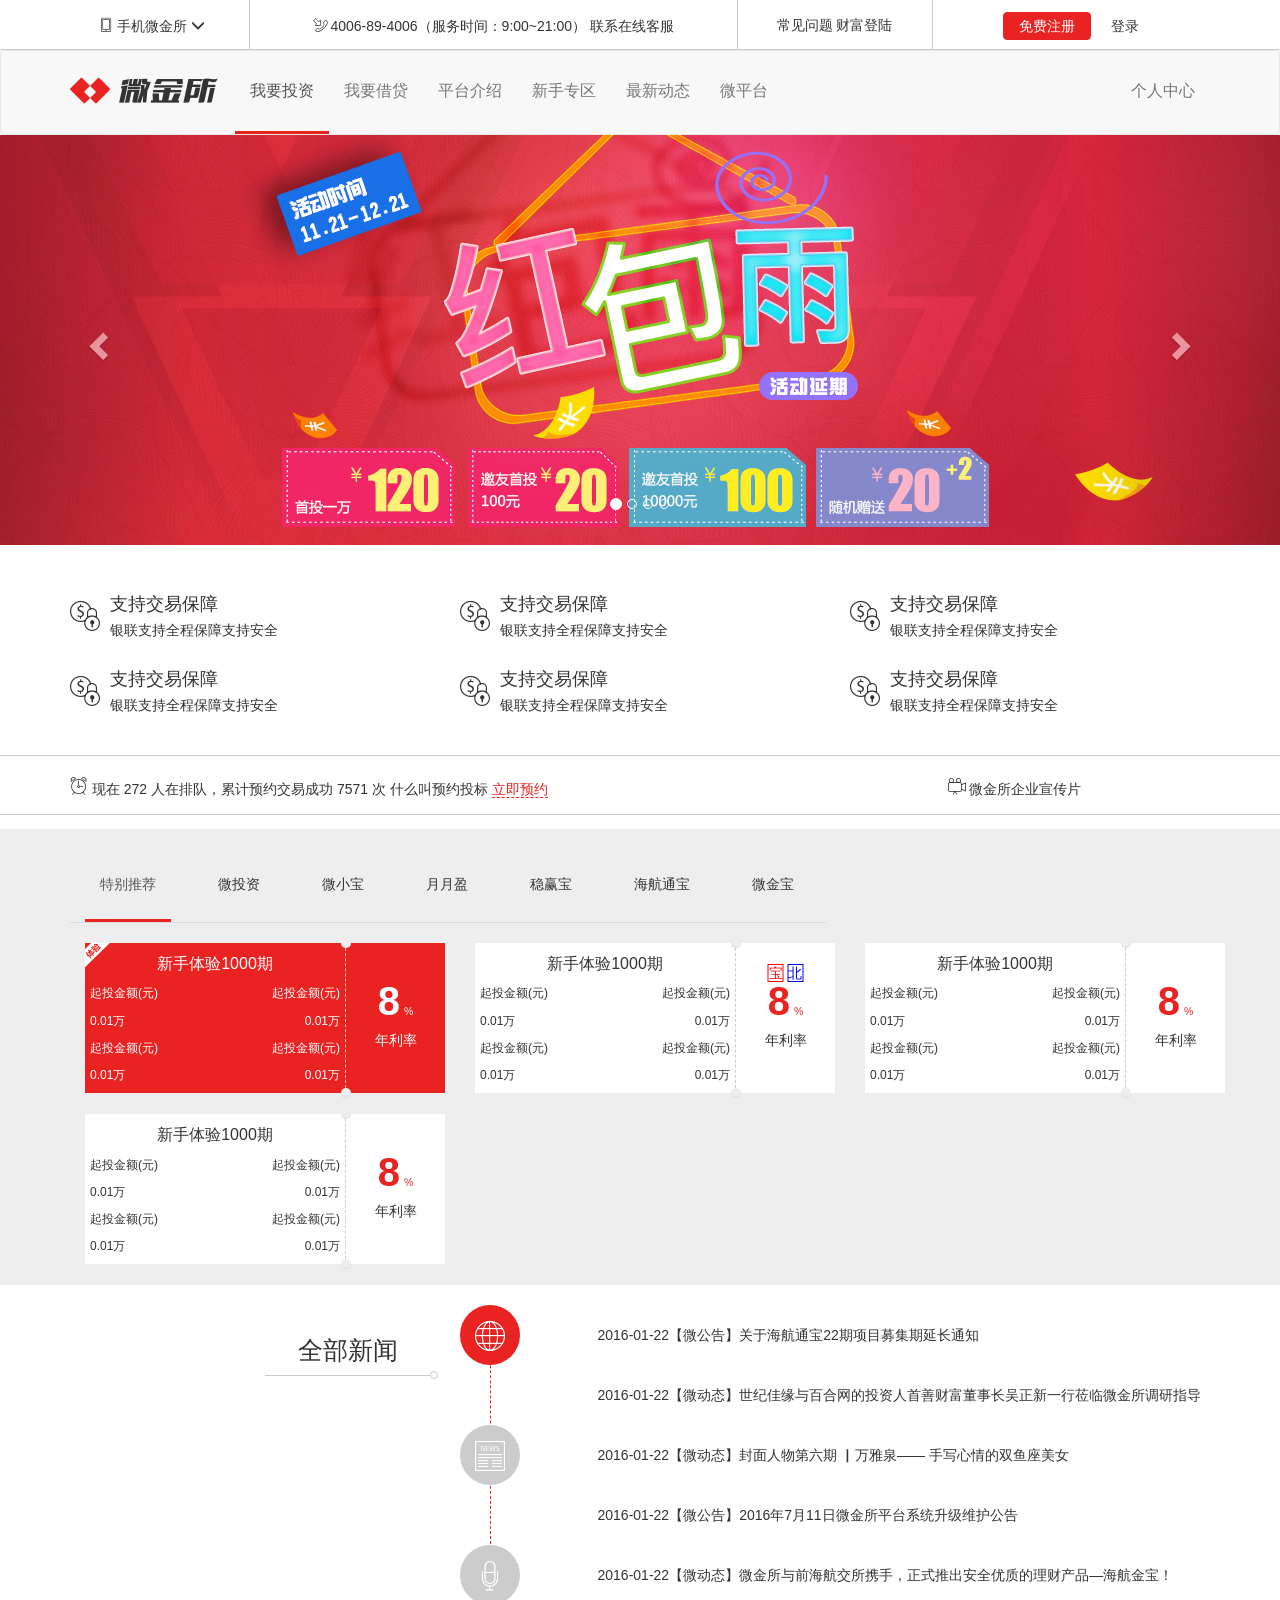
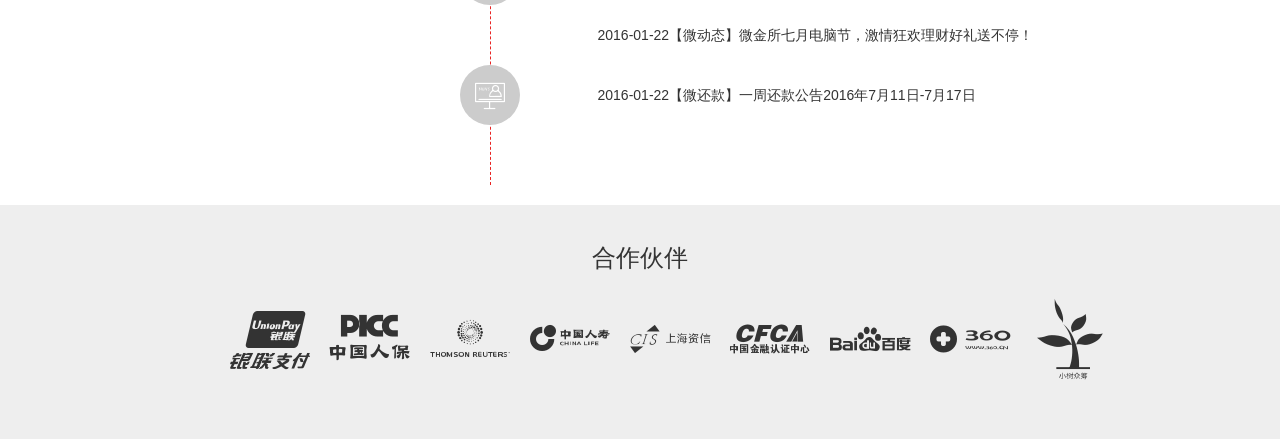
<file: bootstrap/index.html>
<!DOCTYPE html>
<html lang="zh-CN">

<head>
    <meta charset="utf-8">
    <meta http-equiv="X-UA-Compatible" content="IE=edge">
    <meta name="viewport" content="width=device-width, initial-scale=1">
    <title>微金所</title>
    <link href="../lib/bootstrap/css/bootstrap.min.css" rel="stylesheet">
    <link rel="stylesheet" href="css/base.css">
    <link rel="stylesheet" href="css/wjs_index.css">
    <script src="../lib/html5shiv/html5shiv.min.js"></script>
    <script src="../lib/respond/respond.min.js"></script>

</head>

<body>
    <!--头部-->
    <header class="wjs_header hidden-xs hidden-sm">
        <div class="container">
            <div class="row">
                <div class="col-md-2">
                    <a href="javascript:;" class="wjs_code">
                        <span class="wjs_icon wjs_icon_phone"></span>
                        <span>手机微金所</span>
                        <span class="glyphicon glyphicon-menu-down"></span>
                        <img src="images/code.jpg" alt="">
                    </a>
                </div>
                <div class="col-md-5">
                    <span class="wjs_icon wjs_icon_tel"></span>
                    <a href="javascript:;">4006-89-4006（服务时间：9:00~21:00） 联系在线客服</a>
                </div>
                <span></span>
                <div class="col-md-2">
                    <a href="javascript:;">常见问题</a>
                    <a href="javascript:;">财富登陆</a>
                </div>
                <div class="col-md-3">
                    <button type="button" class="btn btn-danger">免费注册</button>
                    <button type="button" class="btn btn-link">登录</button>
                </div>
            </div>
        </div>
    </header>
    <!--导航栏-->
    <nav class="navbar navbar-default wjs_nav">
        <div class="container">
            <!-- Brand and toggle get grouped for better mobile display -->
            <div class="navbar-header">
                <button type="button" class="navbar-toggle collapsed" data-toggle="collapse"
                    data-target="#bs-example-navbar-collapse-1" aria-expanded="false">
                    <span class="sr-only">Toggle navigation</span>
                    <span class="icon-bar"></span>
                    <span class="icon-bar"></span>
                    <span class="icon-bar"></span>
                </button>
                <a class="navbar-brand" href="#">
                    <span class="wjs_icon wjs_icon_logo"></span>
                    <span class="wjs_icon wjs_icon_text"></span>
                </a>
            </div>
            <!-- Collect the nav links, forms, and other content for toggling -->
            <div class="collapse navbar-collapse" id="bs-example-navbar-collapse-1">
                <ul class="nav navbar-nav hidden-sm">
                    <li class="active"><a href="#">我要投资<span class="sr-only">(current)</span></a></li>
                    <li><a href="#">我要借贷</a></li>
                    <li><a href="#">平台介绍</a></li>
                    <li><a href="#">新手专区</a></li>
                    <li><a href="#">最新动态</a></li>
                    <li><a href="#">微平台</a></li>
                </ul>
                <ul class="nav navbar-nav navbar-right">
                    <li><a href="#">个人中心</a></li>
                </ul>
            </div><!-- /.navbar-collapse -->
        </div><!-- /.container-fluid -->
    </nav>
    <!--轮播图-->
    <div class="wjs_banner">
        <div id="carousel-example-generic" class="carousel slide" data-ride="carousel">
            <!-- Indicators -->
            <ol class="carousel-indicators">
                <li data-target="#carousel-example-generic" data-slide-to="0" class="active"></li>
                <li data-target="#carousel-example-generic" data-slide-to="1"></li>
                <li data-target="#carousel-example-generic" data-slide-to="2"></li>
                <li data-target="#carousel-example-generic" data-slide-to="3"></li>
            </ol>

            <!-- Wrapper for slides -->
            <div class="carousel-inner" role="listbox">
                <div class="item active" data-large-image="images/slide_01_2000x410.jpg"
                    data-small-image="images/slide_01_640x340.jpg">
                    <!-- 移动端-->
                    <!--             <a href="javascript:;" class="mobileImg">-->
                    <!--                 <img src="images/slide_01_640x340.jpg" alt="...">-->
                    <!--             </a>-->
                    <!-- pc端-->
                    <!-- <a href="javascript:;" class="pcImg" style="background: url('images/slide_01_2000x410.jpg')"></a>-->
                </div>
                <div class="item" data-large-image="images/slide_02_2000x410.jpg"
                    data-small-image="images/slide_02_640x340.jpg">
                </div>
                <div class="item" data-large-image="images/slide_03_2000x410.jpg"
                    data-small-image="images/slide_03_640x340.jpg">
                </div>
                <div class="item" data-large-image="images/slide_04_2000x410.jpg"
                    data-small-image="images/slide_04_640x340.jpg">
                </div>
            </div>

            <!-- Controls -->
            <a class="left carousel-control" href="#carousel-example-generic" role="button" data-slide="prev">
                <span class="glyphicon glyphicon-chevron-left" aria-hidden="true"></span>
                <span class="sr-only">Previous</span>
            </a>
            <a class="right carousel-control" href="#carousel-example-generic" role="button" data-slide="next">
                <span class="glyphicon glyphicon-chevron-right" aria-hidden="true"></span>
                <span class="sr-only">Next</span>
            </a>
        </div>
    </div>
    <!--信息块-->
    <div class="wjs_info hidden-xs">
        <div class="container">
            <div class="row">
                <div class="col-sm-6 col-md-4">
                    <a href="javascript:;">
                        <div class="media">
                            <span class="media-left wjs_icon wjs_icon_E900"></span>
                            <div class="media-body">
                                <h4 class="media-heading">支持交易保障</h4>
                                <p>银联支持全程保障支持安全</p>
                            </div>
                        </div>
                    </a>
                </div>
                <div class="col-sm-6 col-md-4">
                    <a href="javascript:;">
                        <div class="media">
                            <span class="media-left wjs_icon wjs_icon_E900"></span>
                            <div class="media-body">
                                <h4 class="media-heading">支持交易保障</h4>
                                <p>银联支持全程保障支持安全</p>
                            </div>
                        </div>
                    </a>
                </div>
                <div class="col-sm-6 col-md-4">
                    <a href="javascript:;">
                        <div class="media">
                            <span class="media-left wjs_icon wjs_icon_E900"></span>
                            <div class="media-body">
                                <h4 class="media-heading">支持交易保障</h4>
                                <p>银联支持全程保障支持安全</p>
                            </div>
                        </div>
                    </a>
                </div>
                <div class="col-sm-6 col-md-4">
                    <a href="javascript:;">
                        <div class="media">
                            <span class="media-left wjs_icon wjs_icon_E900"></span>
                            <div class="media-body">
                                <h4 class="media-heading">支持交易保障</h4>
                                <p>银联支持全程保障支持安全</p>
                            </div>
                        </div>
                    </a>
                </div>
                <div class="col-sm-6 col-md-4">
                    <a href="javascript:;">
                        <div class="media">
                            <span class="media-left wjs_icon wjs_icon_E900"></span>
                            <div class="media-body">
                                <h4 class="media-heading">支持交易保障</h4>
                                <p>银联支持全程保障支持安全</p>
                            </div>
                        </div>
                    </a>
                </div>
                <div class="col-sm-6 col-md-4">
                    <a href="javascript:;">
                        <div class="media">
                            <span class="media-left wjs_icon wjs_icon_E900"></span>
                            <div class="media-body">
                                <h4 class="media-heading">支持交易保障</h4>
                                <p>银联支持全程保障支持安全</p>
                            </div>
                        </div>
                    </a>
                </div>
            </div>
        </div>
    </div>
    <!--预约块-->
    <div class="wjs_reverse hidden-xs">
        <div class="container">
            <div class="row">
                <div class="col-sm-9">
                    <span class="wjs_icon wjs_icon_E906"></span>
                    <p>现在 272 人在排队，累计预约交易成功 7571 次</p>
                    <a href="javascript:;">什么叫预约投标</a>
                    <a href="javascript:;" class="reverse_now">立即预约</a>
                </div>
                <div class="col-sm-3">
                    <span class="wjs_icon wjs_icon_E905"></span>
                    <a href="javascript:;">微金所企业宣传片</a>
                </div>
            </div>
        </div>
    </div>
    <!--产品块-->
    <div class="wjs_product">
        <div class="container">
            <div class="tabs_parent">
                <ul class="nav nav-tabs" role="tablist">
                    <li role="presentation" class="active"><a href="#p1" aria-controls="home" role="tab"
                            data-toggle="tab">特别推荐</a></li>
                    <li role="presentation"><a href="#p2" aria-controls="profile" role="tab" data-toggle="tab">微投资</a>
                    </li>
                    <li role="presentation"><a href="#p3" aria-controls="messages" role="tab" data-toggle="tab">微小宝</a>
                    </li>
                    <li role="presentation"><a href="#p4" aria-controls="settings" role="tab" data-toggle="tab">月月盈</a>
                    </li>
                    <li role="presentation"><a href="#p5" aria-controls="settings" role="tab" data-toggle="tab">稳赢宝</a>
                    </li>
                    <li role="presentation"><a href="#p6" aria-controls="settings" role="tab" data-toggle="tab">海航通宝</a>
                    </li>
                    <li role="presentation"><a href="#p7" aria-controls="settings" role="tab" data-toggle="tab">微金宝</a>
                    </li>
                </ul>
            </div>
            <div class="tab-content">
                <div role="tabpanel" class="tab-pane active" id="p1">
                    <div class="container">
                        <div class="row ">
                            <div class="col-xs-12 col-sm-6 col-md-4">
                                <div class="wjs_pBox active">
                                    <div class="wjs_pLeft">
                                        <p>新手体验1000期</p>
                                        <div class="row">
                                            <div class="col-xs-6">
                                                <p>起投金额(元)</p>
                                                <p>0.01万</p>
                                            </div>
                                            <div class="col-xs-6">
                                                <p>起投金额(元)</p>
                                                <p>0.01万</p>
                                            </div>
                                            <div class="col-xs-6">
                                                <p>起投金额(元)</p>
                                                <p>0.01万</p>
                                            </div>
                                            <div class="col-xs-6">
                                                <p>起投金额(元)</p>
                                                <p>0.01万</p>
                                            </div>
                                        </div>
                                    </div>
                                    <div class="wjs_pRight">
                                        <b>8</b>
                                        <sub>%</sub>
                                        <p>年利率</p>
                                    </div>
                                </div>
                            </div>
                            <div class="col-xs-12 col-sm-6 col-md-4">
                                <div class="wjs_pBox ">
                                    <div class="wjs_pLeft">
                                        <p>新手体验1000期</p>
                                        <div class="row">
                                            <div class="col-xs-6">
                                                <p>起投金额(元)</p>
                                                <p>0.01万</p>
                                            </div>
                                            <div class="col-xs-6">
                                                <p>起投金额(元)</p>
                                                <p>0.01万</p>
                                            </div>
                                            <div class="col-xs-6">
                                                <p>起投金额(元)</p>
                                                <p>0.01万</p>
                                            </div>
                                            <div class="col-xs-6">
                                                <p>起投金额(元)</p>
                                                <p>0.01万</p>
                                            </div>
                                        </div>
                                    </div>
                                    <div class="wjs_pRight">
                                        <div class="wjs_tip">
                                            <span data-toggle="tooltip" data-placement="top" title="微金宝">宝</span>
                                            <span data-toggle="tooltip" data-placement="top" title="北京市">北</span>
                                        </div>

                                        <b>8</b>
                                        <sub>%</sub>
                                        <p>年利率</p>
                                    </div>
                                </div>
                            </div>
                            <div class="col-xs-12 col-sm-6 col-md-4">
                                <div class="wjs_pBox">
                                    <div class="wjs_pLeft">
                                        <p>新手体验1000期</p>
                                        <div class="row">
                                            <div class="col-xs-6">
                                                <p>起投金额(元)</p>
                                                <p>0.01万</p>
                                            </div>
                                            <div class="col-xs-6">
                                                <p>起投金额(元)</p>
                                                <p>0.01万</p>
                                            </div>
                                            <div class="col-xs-6">
                                                <p>起投金额(元)</p>
                                                <p>0.01万</p>
                                            </div>
                                            <div class="col-xs-6">
                                                <p>起投金额(元)</p>
                                                <p>0.01万</p>
                                            </div>
                                        </div>
                                    </div>
                                    <div class="wjs_pRight">
                                        <b>8</b>
                                        <sub>%</sub>
                                        <p>年利率</p>
                                    </div>
                                </div>
                            </div>
                            <div class="col-xs-12 col-sm-6 col-md-4">
                                <div class="wjs_pBox">
                                    <div class="wjs_pLeft">
                                        <p>新手体验1000期</p>
                                        <div class="row">
                                            <div class="col-xs-6">
                                                <p>起投金额(元)</p>
                                                <p>0.01万</p>
                                            </div>
                                            <div class="col-xs-6">
                                                <p>起投金额(元)</p>
                                                <p>0.01万</p>
                                            </div>
                                            <div class="col-xs-6">
                                                <p>起投金额(元)</p>
                                                <p>0.01万</p>
                                            </div>
                                            <div class="col-xs-6">
                                                <p>起投金额(元)</p>
                                                <p>0.01万</p>
                                            </div>
                                        </div>
                                    </div>
                                    <div class="wjs_pRight">
                                        <b>8</b>
                                        <sub>%</sub>
                                        <p>年利率</p>
                                    </div>
                                </div>
                            </div>
                        </div>
                    </div>
                </div>
                <div role="tabpanel" class="tab-pane" id="p2">2</div>
                <div role="tabpanel" class="tab-pane" id="p3">3</div>
                <div role="tabpanel" class="tab-pane" id="p4">4</div>
                <div role="tabpanel" class="tab-pane" id="p5">5</div>
                <div role="tabpanel" class="tab-pane" id="p6">6</div>
                <div role="tabpanel" class="tab-pane" id="p7">7</div>
            </div>
        </div>
    </div>
    <!--新闻块-->
    <div class="wjs_news">
        <div class="container">
            <div class="row">
                <div class="col-md-2 col-md-offset-2">
                    <h3 class="wjs_nTitle">全部新闻</h3>
                </div>
                <div class="col-md-1">
                    <div class="wjs_newsLine hidden-xs hidden-sm"></div>
                    <ul class="nav nav-tabs" role="tablist">
                        <li role="presentation" class="active"><a href="#home" aria-controls="home" role="tab"
                                data-toggle="tab"><span class="wjs_icon wjs_icon_new01"></span></a></li>
                        <li role="presentation"><a href="#profile" aria-controls="profile" role="tab"
                                data-toggle="tab"><span class="wjs_icon wjs_icon_new02"></span></a></li>
                        <li role="presentation"><a href="#messages" aria-controls="messages" role="tab"
                                data-toggle="tab"><span class="wjs_icon wjs_icon_new03"></span></a></li>
                        <li role="presentation"><a href="#settings" aria-controls="settings" role="tab"
                                data-toggle="tab"><span class="wjs_icon wjs_icon_new04"></span></a></li>
                    </ul>
                </div>
                <div class="col-md-7">
                    <div class="tab-content">
                        <div role="tabpanel" class="tab-pane active" id="home">
                            <ul class="wjs_newslist">
                                <li>
                                    <a href="">
                                        <span class="hidden-xs">2016-01-22</span>【微公告】关于海航通宝22期项目募集期延长通知
                                    </a>
                                </li>
                                <li>
                                    <a href="">
                                        <span class="hidden-xs">2016-01-22</span>【微动态】世纪佳缘与百合网的投资人首善财富董事长吴正新一行莅临微金所调研指导
                                    </a>
                                </li>
                                <li>
                                    <a href="">
                                        <span class="hidden-xs">2016-01-22</span>【微动态】封面人物第六期 ▏万雅泉—— 手写心情的双鱼座美女
                                    </a>
                                </li>
                                <li>
                                    <a href="">
                                        <span class="hidden-xs">2016-01-22</span>【微公告】2016年7月11日微金所平台系统升级维护公告
                                    </a>
                                </li>
                                <li>
                                    <a href="">
                                        <span class="hidden-xs">2016-01-22</span>【微动态】微金所与前海航交所携手，正式推出安全优质的理财产品—海航金宝！
                                    </a>
                                </li>
                                <li>
                                    <a href="">
                                        <span class="hidden-xs">2016-01-22</span>【微动态】微金所七月电脑节，激情狂欢理财好礼送不停！
                                    </a>
                                </li>
                                <li>
                                    <a href="">
                                        <span class="hidden-xs">2016-01-22</span>【微还款】一周还款公告2016年7月11日-7月17日
                                    </a>
                                </li>
                            </ul>

                        </div>
                        <div role="tabpanel" class="tab-pane" id="profile">2</div>
                        <div role="tabpanel" class="tab-pane" id="messages">3</div>
                        <div role="tabpanel" class="tab-pane" id="settings">4</div>
                    </div>
                </div>
            </div>
        </div>
    </div>
    <!--合作伙伴-->
    <footer class="wjs_partner">
        <div class="container">
            <h3>合作伙伴</h3>
            <ul>
                <li>
                    <a href="javascript:;" class="wjs_icon wjs_icon_partner01"></a>
                </li>
                <li>
                    <a href="javascript:;" class="wjs_icon wjs_icon_partner02"></a>
                </li>
                <li>
                    <a href="javascript:;" class="wjs_icon wjs_icon_partner03"></a>
                </li>
                <li>
                    <a href="javascript:;" class="wjs_icon wjs_icon_partner04"></a>
                </li>
                <li>
                    <a href="javascript:;" class="wjs_icon wjs_icon_partner05"></a>
                </li>
                <li>
                    <a href="javascript:;" class="wjs_icon wjs_icon_partner06"></a>
                </li>
                <li>
                    <a href="javascript:;" class="wjs_icon wjs_icon_partner07"></a>
                </li>
                <li>
                    <a href="javascript:;" class="wjs_icon wjs_icon_partner08"></a>
                </li>
                <li>
                    <a href="javascript:;" class="wjs_icon wjs_icon_partner09"></a>
                </li>
            </ul>
        </div>
    </footer>

    <script src="../lib/jquery/jquery.min.js"></script>
    <script src="../lib/bootstrap/js/bootstrap.min.js"></script>
    <script src="js/iscroll.js"></script>
    <script src="js/index.js"></script>

</body>

</html>
</file>
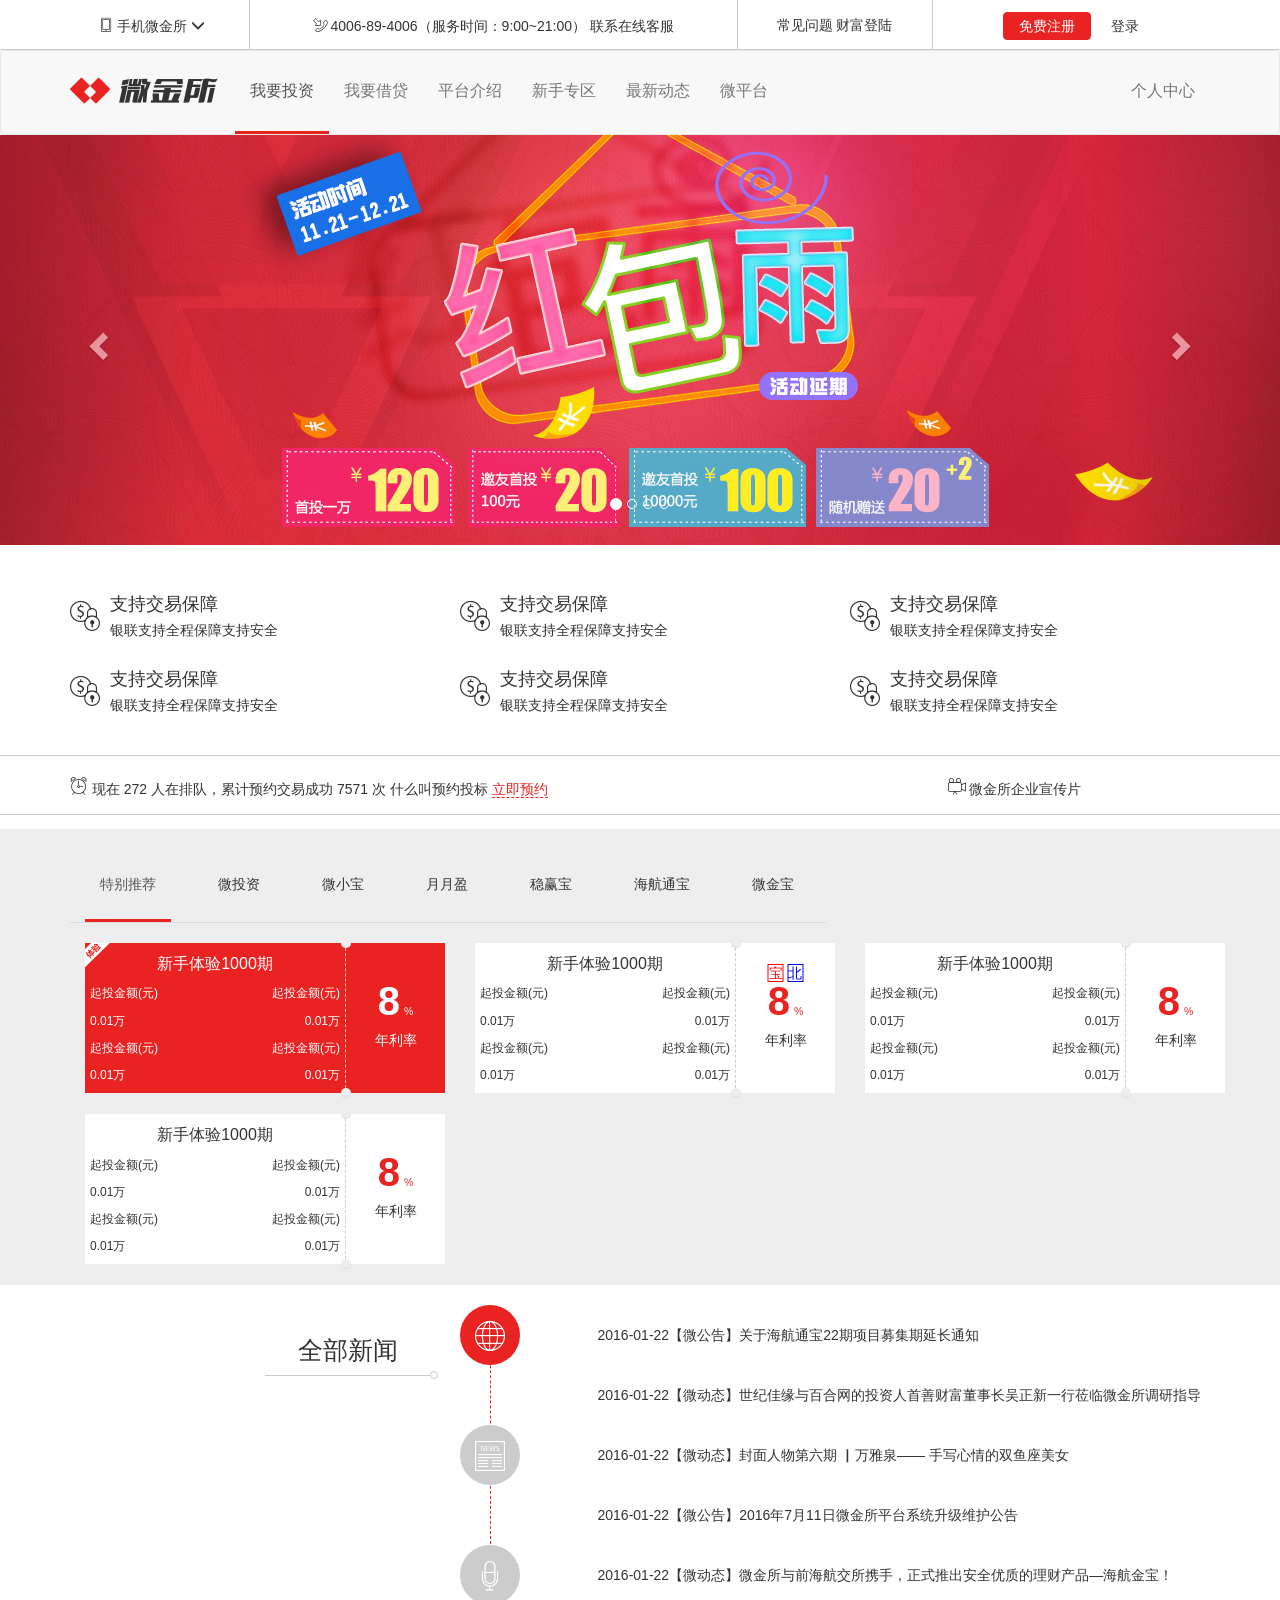
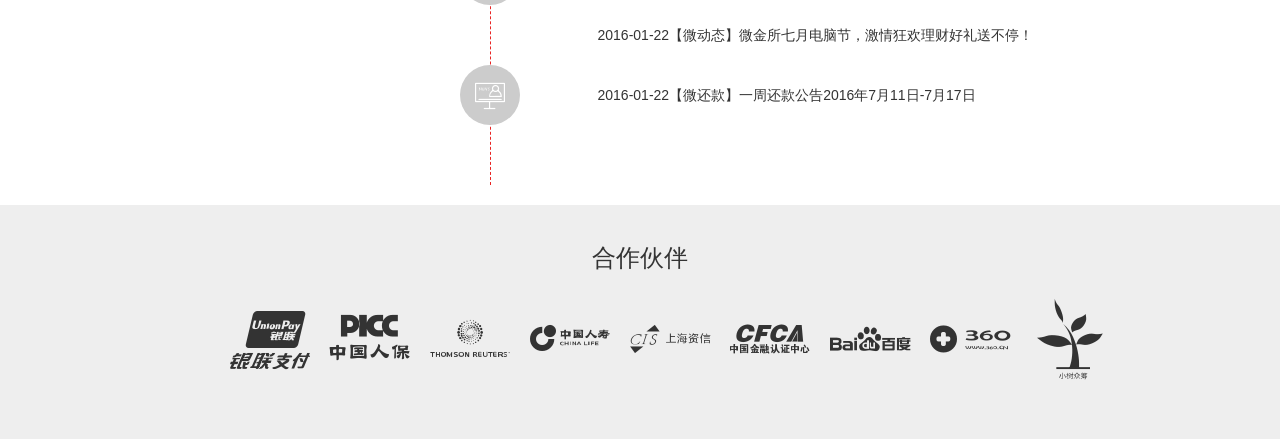
<file: 三屏合一/index.html>
<!DOCTYPE html>
<html lang="zh-CN">
<head>
    <meta charset="utf-8">
    <meta http-equiv="X-UA-Compatible" content="IE=edge">
    <meta name="viewport" content="width=device-width, initial-scale=1">
    <title>微金所</title>
    <link href="../lib/bootstrap/css/bootstrap.min.css" rel="stylesheet">
    <link rel="stylesheet" href="css/base.css">
    <link rel="stylesheet" href="css/wjs_index.css">
    <script src="../lib/html5shiv/html5shiv.min.js"></script>
    <script src="../lib/respond/respond.min.js"></script>

</head>
<body>
<!--头部-->
<header class="wjs_header hidden-xs hidden-sm">
     <div class="container">
         <div class="row">
             <div class="col-md-2">
                 <a href="javascript:;" class="wjs_code">
                     <span class="wjs_icon wjs_icon_phone"></span>
                     <span>手机微金所</span>
                     <span class="glyphicon glyphicon-menu-down"></span>
                     <img src="images/code.jpg" alt="">
                 </a>
             </div>
             <div class="col-md-5">
                 <span class="wjs_icon wjs_icon_tel"></span>
                 <a href="javascript:;">4006-89-4006（服务时间：9:00~21:00） 联系在线客服</a>
             </div>
             <span></span>
             <div class="col-md-2">
                 <a href="javascript:;">常见问题</a>
                 <a href="javascript:;">财富登陆</a>
             </div>
             <div class="col-md-3">
                 <button type="button" class="btn btn-danger">免费注册</button>
                 <button type="button" class="btn btn-link">登录</button>
             </div>
         </div>
     </div>
</header>
<!--导航栏-->
    <nav class="navbar navbar-default wjs_nav">
        <div class="container">
            <!-- Brand and toggle get grouped for better mobile display -->
            <div class="navbar-header">
                <button type="button" class="navbar-toggle collapsed" data-toggle="collapse" data-target="#bs-example-navbar-collapse-1" aria-expanded="false">
                    <span class="sr-only">Toggle navigation</span>
                    <span class="icon-bar"></span>
                    <span class="icon-bar"></span>
                    <span class="icon-bar"></span>
                </button>
                <a class="navbar-brand" href="#">
                    <span class="wjs_icon wjs_icon_logo"></span>
                    <span class="wjs_icon wjs_icon_text"></span>
                </a>
            </div>
            <!-- Collect the nav links, forms, and other content for toggling -->
            <div class="collapse navbar-collapse" id="bs-example-navbar-collapse-1">
                <ul class="nav navbar-nav hidden-sm">
                    <li class="active"><a href="#">我要投资<span class="sr-only">(current)</span></a></li>
                    <li><a href="#">我要借贷</a></li>
                    <li><a href="#">平台介绍</a></li>
                    <li><a href="#">新手专区</a></li>
                    <li><a href="#">最新动态</a></li>
                    <li><a href="#">微平台</a></li>
                </ul>
                <ul class="nav navbar-nav navbar-right">
                    <li><a href="#">个人中心</a></li>
                </ul>
            </div><!-- /.navbar-collapse -->
        </div><!-- /.container-fluid -->
    </nav>
<!--轮播图-->
<div class="wjs_banner">
    <div id="carousel-example-generic" class="carousel slide" data-ride="carousel">
        <!-- Indicators -->
        <ol class="carousel-indicators">
            <li data-target="#carousel-example-generic" data-slide-to="0" class="active"></li>
            <li data-target="#carousel-example-generic" data-slide-to="1"></li>
            <li data-target="#carousel-example-generic" data-slide-to="2"></li>
            <li data-target="#carousel-example-generic" data-slide-to="3"></li>
        </ol>

        <!-- Wrapper for slides -->
        <div class="carousel-inner" role="listbox">
            <div class="item active" data-large-image="images/slide_01_2000x410.jpg" data-small-image="images/slide_01_640x340.jpg">
            <!-- 移动端-->
<!--             <a href="javascript:;" class="mobileImg">-->
<!--                 <img src="images/slide_01_640x340.jpg" alt="...">-->
<!--             </a>-->
            <!-- pc端-->
            <!-- <a href="javascript:;" class="pcImg" style="background: url('images/slide_01_2000x410.jpg')"></a>-->
            </div>
            <div class="item" data-large-image="images/slide_02_2000x410.jpg" data-small-image="images/slide_02_640x340.jpg">
            </div>
            <div class="item" data-large-image="images/slide_03_2000x410.jpg" data-small-image="images/slide_03_640x340.jpg">
            </div>
            <div class="item" data-large-image="images/slide_04_2000x410.jpg" data-small-image="images/slide_04_640x340.jpg">
            </div>
        </div>

        <!-- Controls -->
        <a class="left carousel-control" href="#carousel-example-generic" role="button" data-slide="prev">
            <span class="glyphicon glyphicon-chevron-left" aria-hidden="true"></span>
            <span class="sr-only">Previous</span>
        </a>
        <a class="right carousel-control" href="#carousel-example-generic" role="button" data-slide="next">
            <span class="glyphicon glyphicon-chevron-right" aria-hidden="true"></span>
            <span class="sr-only">Next</span>
        </a>
    </div>
</div>
<!--信息块-->
<div class="wjs_info hidden-xs">
    <div class="container">
        <div class="row">
            <div class="col-sm-6 col-md-4">
                <a href="javascript:;">
                    <div class="media">
                        <span class="media-left wjs_icon wjs_icon_E900"></span>
                        <div class="media-body">
                            <h4 class="media-heading">支持交易保障</h4>
                            <p>银联支持全程保障支持安全</p>
                        </div>
                    </div>
                </a>
            </div>
            <div class="col-sm-6 col-md-4">
                <a href="javascript:;">
                    <div class="media">
                        <span class="media-left wjs_icon wjs_icon_E900"></span>
                        <div class="media-body">
                            <h4 class="media-heading">支持交易保障</h4>
                            <p>银联支持全程保障支持安全</p>
                        </div>
                    </div>
                </a>
            </div>
            <div class="col-sm-6 col-md-4">
                <a href="javascript:;">
                    <div class="media">
                        <span class="media-left wjs_icon wjs_icon_E900"></span>
                        <div class="media-body">
                            <h4 class="media-heading">支持交易保障</h4>
                            <p>银联支持全程保障支持安全</p>
                        </div>
                    </div>
                </a>
            </div>
            <div class="col-sm-6 col-md-4">
                <a href="javascript:;">
                    <div class="media">
                        <span class="media-left wjs_icon wjs_icon_E900"></span>
                        <div class="media-body">
                            <h4 class="media-heading">支持交易保障</h4>
                            <p>银联支持全程保障支持安全</p>
                        </div>
                    </div>
                </a>
            </div>
            <div class="col-sm-6 col-md-4">
                <a href="javascript:;">
                    <div class="media">
                        <span class="media-left wjs_icon wjs_icon_E900"></span>
                        <div class="media-body">
                            <h4 class="media-heading">支持交易保障</h4>
                            <p>银联支持全程保障支持安全</p>
                        </div>
                    </div>
                </a>
            </div>
            <div class="col-sm-6 col-md-4">
                <a href="javascript:;">
                    <div class="media">
                        <span class="media-left wjs_icon wjs_icon_E900"></span>
                        <div class="media-body">
                            <h4 class="media-heading">支持交易保障</h4>
                            <p>银联支持全程保障支持安全</p>
                        </div>
                    </div>
                </a>
            </div>
        </div>
    </div>
</div>
<!--预约块-->
<div class="wjs_reverse hidden-xs">
    <div class="container">
        <div class="row">
            <div class="col-sm-9">
                <span class="wjs_icon wjs_icon_E906"></span>
                <p>现在 272 人在排队，累计预约交易成功 7571 次</p>
                <a href="javascript:;">什么叫预约投标</a>
                <a href="javascript:;" class="reverse_now">立即预约</a>
            </div>
            <div class="col-sm-3">
                <span class="wjs_icon wjs_icon_E905"></span>
                <a href="javascript:;">微金所企业宣传片</a>
            </div>
        </div>
    </div>
</div>
<!--产品块-->
<div class="wjs_product">
    <div class="container">
        <div class="tabs_parent">
            <ul class="nav nav-tabs" role="tablist">
                <li role="presentation" class="active"><a href="#p1" aria-controls="home" role="tab" data-toggle="tab">特别推荐</a></li>
                <li role="presentation"><a href="#p2" aria-controls="profile" role="tab" data-toggle="tab">微投资</a></li>
                <li role="presentation"><a href="#p3" aria-controls="messages" role="tab" data-toggle="tab">微小宝</a></li>
                <li role="presentation"><a href="#p4" aria-controls="settings" role="tab" data-toggle="tab">月月盈</a></li>
                <li role="presentation"><a href="#p5" aria-controls="settings" role="tab" data-toggle="tab">稳赢宝</a></li>
                <li role="presentation"><a href="#p6" aria-controls="settings" role="tab" data-toggle="tab">海航通宝</a></li>
                <li role="presentation"><a href="#p7" aria-controls="settings" role="tab" data-toggle="tab">微金宝</a></li>
            </ul>
        </div>
        <div class="tab-content">
            <div role="tabpanel" class="tab-pane active" id="p1">
                <div class="container">
                    <div class="row ">
                        <div class="col-xs-12 col-sm-6 col-md-4">
                            <div class="wjs_pBox active">
                                <div class="wjs_pLeft">
                                    <p>新手体验1000期</p>
                                    <div class="row">
                                        <div class="col-xs-6">
                                            <p>起投金额(元)</p>
                                            <p>0.01万</p>
                                        </div>
                                        <div class="col-xs-6"><p>起投金额(元)</p>
                                            <p>0.01万</p></div>
                                        <div class="col-xs-6"><p>起投金额(元)</p>
                                            <p>0.01万</p></div>
                                        <div class="col-xs-6"><p>起投金额(元)</p>
                                            <p>0.01万</p></div>
                                    </div>
                                </div>
                                <div class="wjs_pRight">
                                    <b>8</b>
                                    <sub>%</sub>
                                    <p>年利率</p>
                                </div>
                            </div>
                        </div>
                        <div class="col-xs-12 col-sm-6 col-md-4">
                            <div class="wjs_pBox ">
                                <div class="wjs_pLeft">
                                    <p>新手体验1000期</p>
                                    <div class="row">
                                        <div class="col-xs-6">
                                            <p>起投金额(元)</p>
                                            <p>0.01万</p>
                                        </div>
                                        <div class="col-xs-6"><p>起投金额(元)</p>
                                            <p>0.01万</p></div>
                                        <div class="col-xs-6"><p>起投金额(元)</p>
                                            <p>0.01万</p></div>
                                        <div class="col-xs-6"><p>起投金额(元)</p>
                                            <p>0.01万</p></div>
                                    </div>
                                </div>
                                <div class="wjs_pRight">
                                    <div class="wjs_tip">
                                         <span data-toggle="tooltip" data-placement="top"
                                               title="微金宝">宝</span>
                                        <span data-toggle="tooltip" data-placement="top"
                                              title="北京市">北</span>
                                    </div>

                                    <b>8</b>
                                    <sub>%</sub>
                                    <p>年利率</p>
                                </div>
                            </div>
                        </div>
                        <div class="col-xs-12 col-sm-6 col-md-4">
                            <div class="wjs_pBox">
                                <div class="wjs_pLeft">
                                    <p>新手体验1000期</p>
                                    <div class="row">
                                        <div class="col-xs-6">
                                            <p>起投金额(元)</p>
                                            <p>0.01万</p>
                                        </div>
                                        <div class="col-xs-6"><p>起投金额(元)</p>
                                            <p>0.01万</p></div>
                                        <div class="col-xs-6"><p>起投金额(元)</p>
                                            <p>0.01万</p></div>
                                        <div class="col-xs-6"><p>起投金额(元)</p>
                                            <p>0.01万</p></div>
                                    </div>
                                </div>
                                <div class="wjs_pRight">
                                    <b>8</b>
                                    <sub>%</sub>
                                    <p>年利率</p>
                                </div>
                            </div>
                        </div>
                        <div class="col-xs-12 col-sm-6 col-md-4">
                            <div class="wjs_pBox">
                                <div class="wjs_pLeft">
                                    <p>新手体验1000期</p>
                                    <div class="row">
                                        <div class="col-xs-6">
                                            <p>起投金额(元)</p>
                                            <p>0.01万</p>
                                        </div>
                                        <div class="col-xs-6"><p>起投金额(元)</p>
                                            <p>0.01万</p></div>
                                        <div class="col-xs-6"><p>起投金额(元)</p>
                                            <p>0.01万</p></div>
                                        <div class="col-xs-6"><p>起投金额(元)</p>
                                            <p>0.01万</p></div>
                                    </div>
                                </div>
                                <div class="wjs_pRight">
                                    <b>8</b>
                                    <sub>%</sub>
                                    <p>年利率</p>
                                </div>
                            </div>
                        </div>
                    </div>
                </div>
            </div>
            <div role="tabpanel" class="tab-pane" id="p2">2</div>
            <div role="tabpanel" class="tab-pane" id="p3">3</div>
            <div role="tabpanel" class="tab-pane" id="p4">4</div>
            <div role="tabpanel" class="tab-pane" id="p5">5</div>
            <div role="tabpanel" class="tab-pane" id="p6">6</div>
            <div role="tabpanel" class="tab-pane" id="p7">7</div>
        </div>
    </div>
</div>
<!--新闻块-->
<div class="wjs_news">
    <div class="container">
        <div class="row">
            <div class="col-md-2 col-md-offset-2">
                <h3 class="wjs_nTitle">全部新闻</h3>
            </div>
            <div class="col-md-1">
                <div class="wjs_newsLine hidden-xs hidden-sm"></div>
                <ul class="nav nav-tabs" role="tablist">
                    <li role="presentation" class="active"><a href="#home" aria-controls="home" role="tab" data-toggle="tab"><span class="wjs_icon wjs_icon_new01"></span></a></li>
                    <li role="presentation"><a href="#profile" aria-controls="profile" role="tab" data-toggle="tab"><span class="wjs_icon wjs_icon_new02"></span></a></li>
                    <li role="presentation"><a href="#messages" aria-controls="messages" role="tab" data-toggle="tab"><span class="wjs_icon wjs_icon_new03"></span></a></li>
                    <li role="presentation"><a href="#settings" aria-controls="settings" role="tab" data-toggle="tab"><span class="wjs_icon wjs_icon_new04"></span></a></li>
                </ul>
            </div>
            <div class="col-md-7">
                <div class="tab-content">
                    <div role="tabpanel" class="tab-pane active" id="home">
                        <ul class="wjs_newslist">
                            <li>
                                <a href="">
                                    <span class="hidden-xs">2016-01-22</span>【微公告】关于海航通宝22期项目募集期延长通知
                                </a>
                            </li>
                            <li>
                                <a href="">
                                    <span class="hidden-xs">2016-01-22</span>【微动态】世纪佳缘与百合网的投资人首善财富董事长吴正新一行莅临微金所调研指导
                                </a>
                            </li>
                            <li>
                                <a href="">
                                    <span class="hidden-xs">2016-01-22</span>【微动态】封面人物第六期 ▏万雅泉—— 手写心情的双鱼座美女
                                </a>
                            </li>
                            <li>
                                <a href="">
                                    <span class="hidden-xs">2016-01-22</span>【微公告】2016年7月11日微金所平台系统升级维护公告
                                </a>
                            </li>
                            <li>
                                <a href="">
                                    <span class="hidden-xs">2016-01-22</span>【微动态】微金所与前海航交所携手，正式推出安全优质的理财产品—海航金宝！
                                </a>
                            </li>
                            <li>
                                <a href="">
                                    <span class="hidden-xs">2016-01-22</span>【微动态】微金所七月电脑节，激情狂欢理财好礼送不停！
                                </a>
                            </li>
                            <li>
                                <a href="">
                                    <span class="hidden-xs">2016-01-22</span>【微还款】一周还款公告2016年7月11日-7月17日
                                </a>
                            </li>
                        </ul>

                    </div>
                    <div role="tabpanel" class="tab-pane" id="profile">2</div>
                    <div role="tabpanel" class="tab-pane" id="messages">3</div>
                    <div role="tabpanel" class="tab-pane" id="settings">4</div>
                </div>
            </div>
        </div>
    </div>
</div>
<!--合作伙伴-->
<footer class="wjs_partner">
    <div class="container">
        <h3>合作伙伴</h3>
        <ul>
            <li>
                <a href="javascript:;" class="wjs_icon wjs_icon_partner01"></a>
            </li>
            <li>
                <a href="javascript:;" class="wjs_icon wjs_icon_partner02"></a>
            </li>
            <li>
                <a href="javascript:;" class="wjs_icon wjs_icon_partner03"></a>
            </li>
            <li>
                <a href="javascript:;" class="wjs_icon wjs_icon_partner04"></a>
            </li>
            <li>
                <a href="javascript:;" class="wjs_icon wjs_icon_partner05"></a>
            </li>
            <li>
                <a href="javascript:;" class="wjs_icon wjs_icon_partner06"></a>
            </li>
            <li>
                <a href="javascript:;" class="wjs_icon wjs_icon_partner07"></a>
            </li>
            <li>
                <a href="javascript:;" class="wjs_icon wjs_icon_partner08"></a>
            </li>
            <li>
                <a href="javascript:;" class="wjs_icon wjs_icon_partner09"></a>
            </li>
        </ul>
    </div>
</footer>

<script src="../lib/jquery/jquery.min.js"></script>
<script src="../lib/bootstrap/js/bootstrap.min.js"></script>
<script src="js/iscroll.js"></script>
<script src="js/index.js"></script>

</body>
</html>
</file>
<file: bootstrap/css/base.css>
/*公共css样式*/
body{
    font-family: "Microsoft YaHei",sans-serif;
    font-size: 14px;
    color: #333;
}
a{
    text-decoration: none;
    color: #333;
}
a:hover{
    text-decoration: none;
    color: #333;
}
/*左边距*/
.m_l10{
    margin-left: 10px;
}
/*右边距*/
.m_r10{
    margin-right: 10px;
}
/*自定义字体*/
@font-face {
    font-family: 'wjs';
    src: url('../fonts/MiFie-Web-Font.eot'); /* IE9*/
    src: url('../fonts/MiFie-Web-Font.eot') format('embedded-opentype'), /* IE6-IE8 */
    url('../fonts/MiFie-Web-Font.woff') format('woff'), /* chrome、firefox */
    url('../fonts/MiFie-Web-Font.ttf') format('truetype'), /* chrome、firefox、opera、Safari, Android, iOS 4.2+*/
    url('../fonts/MiFie-Web-Font.svg') format('svg'); /* iOS 4.1- */
}
/*自定义字体使用样式*/
.wjs_icon{
    font-family: wjs;
}

/*手机图标对应的编码*/
.wjs_icon_phone::before{
    content: "\e908";
}
/*电话图标对应的编码*/
.wjs_icon_tel::before{
    content: "\e909";
    font-size: 14px;
}
/*wjs logo*/
.wjs_icon_logo::before{
    content: "\e920";
}
/*wjs 文本*/
.wjs_icon_text::before{
    content: "\e93e";
}
.wjs_icon_new01::before{
    content: "\e90e";
}
.wjs_icon_new02::before{
    content: "\e90f";
}
.wjs_icon_new03::before{
    content: "\e910";
}
.wjs_icon_new04::before{
    content: "\e911";
}
.wjs_icon_partner01::before{
    content:"\e946";
}
.wjs_icon_partner02::before{
    content: "\e92f";
}
.wjs_icon_partner03::before{
    content: "\e92e";
}
.wjs_icon_partner04::before{
    content: "\e92a";
}
.wjs_icon_partner05::before{
    content: "\e929";
}
.wjs_icon_partner06::before{
    content: "\e931";
}
.wjs_icon_partner07::before{
    content: "\e92c";
}
.wjs_icon_partner08::before{
    content: "\e92b";
}
.wjs_icon_partner09::before{
    content: "\e92d";
}
.wjs_iconn_E903::before{
    content: "\e903";
}
.wjs_icon_E906::before{
    content: "\e906";
}
.wjs_icon_E905::before{
    content: "\e905";
}
.wjs_icon_E907::before{
    content: "\e907";
}
.wjs_icon_E901::before{
    content: "\e901";
}
.wjs_icon_E900::before{
    content: "\e900";
}
.wjs_icon_E904::before{
    content: "\e904";
}
.wjs_icon_E902::before{
    content: "\e902";
}
.wjs_icon_E906::before{
    content: "\e906";
}
</file>
<file: bootstrap/css/wjs_index.css>
.wjs_header {
  height: 50px;
  line-height: 50px;
  border-bottom: 1px solid #ccc;
}
.wjs_header .row {
  height: 100%;
  text-align: center;
}
.wjs_header .row > div:nth-of-type(-n+3) {
  border-right: 1px solid #ccc;
}
.wjs_header .row > div:nth-of-type(-n+3) > .wjs_code {
  display: block;
  position: relative;
}
.wjs_header .row > div:nth-of-type(-n+3) > .wjs_code > img {
  display: none;
  position: absolute;
  left: 50%;
  transform: translateX(-50%);
  top: 49px;
  border: 1px solid #ccc;
  border-top: none;
}
.wjs_header .row > div:nth-of-type(-n+3) > .wjs_code:hover > img {
  z-index: 999;
  display: block;
}
.wjs_header .row > div:nth-last-of-type(1) > .btn-danger {
  background-color: #e92322;
  border-color: #e92322;
}
.wjs_header .row > div:nth-last-of-type(1) > .btn {
  padding: 3px 15px;
}
.wjs_header .row > div:nth-last-of-type(1) > .btn-link {
  color: #333;
}
.wjs_header .row > div:nth-last-of-type(1) > .btn-link:hover {
  text-decoration: none;
}
.wjs_nav.navbar {
  margin-bottom: 0;
}
.wjs_nav .navbar-brand {
  height: 80px;
  line-height: 50px;
}
.wjs_nav .navbar-brand > .wjs_icon {
  font-size: 40px;
}
.wjs_nav .navbar-brand > span:nth-of-type(1) {
  color: #e92322;
}
.wjs_nav .navbar-brand > span:nth-of-type(2) {
  color: #333;
}
.wjs_nav .navbar-nav > li > a {
  line-height: 50px;
  font-size: 16px;
}
.wjs_nav .navbar-nav > li > a:hover,
.wjs_nav .navbar-nav > li a:focus {
  color: #777;
  border-bottom: 3px solid #e92322;
}
.wjs_nav .navbar-nav .active > a,
.wjs_nav .navbar-nav .active a:hover,
.wjs_nav .navbar-nav .active a:focus {
  background-color: transparent;
  border-bottom: 3px solid #e92322;
}
.wjs_nav .navbar-toggle {
  margin-top: 23px;
}
.wjs_banner .mobileImg {
  display: block;
  width: 100%;
}
.wjs_banner .mobileImg > img {
  width: 100%;
  display: block;
}
.wjs_banner .pcImg {
  width: 100%;
  height: 410px;
  display: block;
  background-position: center center;
  background-size: cover;
}
.wjs_info {
  padding: 30px;
}
.wjs_info .wjs_icon {
  font-size: 30px;
}
.wjs_info .row > div {
  margin-top: 20px;
}
.wjs_info .row > div > a:hover {
  color: #e92322;
}
.wjs_reverse {
  height: 60px;
  line-height: 60px;
  border-bottom: 1px solid #ccc;
  border-top: 1px solid #ccc;
}
.wjs_reverse .wjs_icon {
  font-size: 18px;
}
.wjs_reverse p {
  display: inline-block;
}
.wjs_reverse .reverse_now {
  color: #e92322;
  border-bottom: 1px dashed #e92322;
}
.wjs_reverse a:hover {
  color: #e92322;
}
.wjs_product {
  clear: both;
  background-color: #eee;
  padding: 20px;
}
.wjs_product .tabs_parent {
  width: 100%;
  overflow: hidden;
}
.wjs_product .nav-tabs > li {
  margin-bottom: 0;
  padding: 0 15px;
}
.wjs_product .nav-tabs > li > a {
  line-height: 50px;
  border: none;
  border-radius: 0;
  background-color: transparent;
}
.wjs_product .nav-tabs > li > a:hover {
  border-bottom: 3px solid #e92322;
}
.wjs_product .nav-tabs > li.active > a,
.wjs_product .nav-tabs > li.active a:hover,
.wjs_product .nav-tabs > li.active a:focus {
  border: none;
  border-radius: 0;
  background-color: #eee;
  border-bottom: 3px solid #e92322;
}
.wjs_pBox {
  height: 150px;
  margin-top: 20px;
  background-color: #fff;
}
.wjs_pBox .wjs_pLeft {
  margin-right: 100px;
  height: 150px;
  padding-top: 10px;
  font-size: 12px;
}
.wjs_pBox .wjs_pLeft > p {
  text-align: center;
  font-size: 16px;
  width: 100%;
}
.wjs_pBox .wjs_pLeft .row {
  margin-left: -10px;
  margin-right: -10px;
}
.wjs_pBox .wjs_pLeft .row > div:nth-of-type(even) {
  text-align: right;
}
.wjs_pBox .wjs_pRight {
  position: absolute;
  width: 100px;
  height: 150px;
  border-left: 1px dashed #ccc;
  text-align: center;
  right: 15px;
  top: 20px;
  padding-top: 30px;
}
.wjs_pBox .wjs_pRight > .wjs_tip {
  width: 100%;
  position: absolute;
  left: 50%;
  top: 20px;
  transform: translateX(-50%);
}
.wjs_pBox .wjs_pRight > .wjs_tip > span:nth-of-type(1) {
  color: red;
  border: 1px solid red;
  cursor: pointer;
}
.wjs_pBox .wjs_pRight > .wjs_tip > span:nth-of-type(2) {
  color: blue;
  border: 1px solid blue;
  cursor: pointer;
}
.wjs_pBox .wjs_pRight > b {
  font-size: 40px;
  color: #e92322;
}
.wjs_pBox .wjs_pRight > sub {
  color: #e92322;
  bottom: 0;
}
.wjs_pBox .wjs_pRight::before,
.wjs_pBox .wjs_pRight::after {
  content: "";
  width: 10px;
  height: 10px;
  border-radius: 50%;
  background-color: #eee;
  left: -5px;
  position: absolute;
}
.wjs_pBox .wjs_pRight::before {
  top: -5px;
  box-shadow: 0px -1px 1px #ddd inset;
}
.wjs_pBox .wjs_pRight::after {
  bottom: -5px;
  box-shadow: 0px -1px 1px #ddd inset;
}
.wjs_pBox.active {
  background-color: #e92322;
}
.wjs_pBox.active > .wjs_pRight {
  color: #fff;
}
.wjs_pBox.active > .wjs_pRight > b,
.wjs_pBox.active > .wjs_pRight sub,
.wjs_pBox.active > .wjs_pRight p {
  color: #fff;
}
.wjs_pBox.active > .wjs_pLeft {
  position: relative;
  color: #fff;
}
.wjs_pBox.active > .wjs_pLeft::before {
  content: "\e915";
  font-family: "wjs";
  font-size: 25px ;
  position: absolute;
  left: 0;
  top: -5px;
}
.wjs_news {
  padding: 20px ;
}
.wjs_news h3 {
  border-bottom: 1px solid #ccc;
  line-height: 50px;
  font-size: 25px;
  text-align: center;
  position: relative;
}
.wjs_news h3::before {
  content: "";
  width: 8px;
  height: 8px;
  border-radius: 50%;
  border: 1px solid #ccc;
  position: absolute;
  bottom: -4px;
  right: -8px;
}
.wjs_news .wjs_newsLine {
  width: 1px;
  height: 100%;
  border-left: 1px dashed #e92322;
  position: absolute;
  left: 45px;
  top: 0;
}
.wjs_news .nav-tabs {
  border-bottom: none;
  position: relative;
}
.wjs_news .nav-tabs > li {
  margin-bottom: 60px;
  /*使用媒体查询设置w在768~992之间的li元素的样式*/
}
.wjs_news .nav-tabs > li > a {
  background-color: #ccc;
  width: 60px;
  height: 60px;
  border-radius: 50%;
  border: none;
}
.wjs_news .nav-tabs > li.active > a,
.wjs_news .nav-tabs > li.active a:hover,
.wjs_news .nav-tabs > li.active a:focus {
  border: none;
  background-color: #e92322;
}
.wjs_news .nav-tabs > li > a:hover {
  border: none;
  background-color: #e92322;
}
.wjs_news .nav-tabs > li .wjs_icon {
  font-size: 30px;
  color: #fff;
}
.wjs_news .nav-tabs > li > li:last-of-type {
  margin-bottom: 0;
}
@media screen and (min-width: 768px) and (max-width: 992px) {
  .wjs_news .nav-tabs > li {
    margin: 20px 30px;
  }
}
@media screen and (max-width: 768px) {
  .wjs_news .nav-tabs > li {
    margin: 20px 0;
    width: 25%;
  }
}
.wjs_news .wjs_newslist {
  list-style: none;
}
.wjs_news .wjs_newslist > li {
  line-height: 60px;
}
.wjs_partner {
  background-color: #eee;
  padding: 20px;
  text-align: center;
}
.wjs_partner h3 {
  width: 100%;
}
.wjs_partner ul {
  list-style: none;
  display: inline-block;
}
.wjs_partner li {
  float: left;
  font-size: 80px;
  margin-left: 20px;
}
/*# sourceMappingURL=wjs_index.css.map */
</file>
<file: 三屏合一/css/base.css>
/*公共css样式*/
body{
    font-family: "Microsoft YaHei",sans-serif;
    font-size: 14px;
    color: #333;
}
a{
    text-decoration: none;
    color: #333;
}
a:hover{
    text-decoration: none;
    color: #333;
}
/*左边距*/
.m_l10{
    margin-left: 10px;
}
/*右边距*/
.m_r10{
    margin-right: 10px;
}
/*自定义字体*/
@font-face {
    font-family: 'wjs';
    src: url('../fonts/MiFie-Web-Font.eot'); /* IE9*/
    src: url('../fonts/MiFie-Web-Font.eot') format('embedded-opentype'), /* IE6-IE8 */
    url('../fonts/MiFie-Web-Font.woff') format('woff'), /* chrome、firefox */
    url('../fonts/MiFie-Web-Font.ttf') format('truetype'), /* chrome、firefox、opera、Safari, Android, iOS 4.2+*/
    url('../fonts/MiFie-Web-Font.svg') format('svg'); /* iOS 4.1- */
}
/*自定义字体使用样式*/
.wjs_icon{
    font-family: wjs;
}

/*手机图标对应的编码*/
.wjs_icon_phone::before{
    content: "\e908";
}
/*电话图标对应的编码*/
.wjs_icon_tel::before{
    content: "\e909";
    font-size: 14px;
}
/*wjs logo*/
.wjs_icon_logo::before{
    content: "\e920";
}
/*wjs 文本*/
.wjs_icon_text::before{
    content: "\e93e";
}
.wjs_icon_new01::before{
    content: "\e90e";
}
.wjs_icon_new02::before{
    content: "\e90f";
}
.wjs_icon_new03::before{
    content: "\e910";
}
.wjs_icon_new04::before{
    content: "\e911";
}
.wjs_icon_partner01::before{
    content:"\e946";
}
.wjs_icon_partner02::before{
    content: "\e92f";
}
.wjs_icon_partner03::before{
    content: "\e92e";
}
.wjs_icon_partner04::before{
    content: "\e92a";
}
.wjs_icon_partner05::before{
    content: "\e929";
}
.wjs_icon_partner06::before{
    content: "\e931";
}
.wjs_icon_partner07::before{
    content: "\e92c";
}
.wjs_icon_partner08::before{
    content: "\e92b";
}
.wjs_icon_partner09::before{
    content: "\e92d";
}
.wjs_iconn_E903::before{
    content: "\e903";
}
.wjs_icon_E906::before{
    content: "\e906";
}
.wjs_icon_E905::before{
    content: "\e905";
}
.wjs_icon_E907::before{
    content: "\e907";
}
.wjs_icon_E901::before{
    content: "\e901";
}
.wjs_icon_E900::before{
    content: "\e900";
}
.wjs_icon_E904::before{
    content: "\e904";
}
.wjs_icon_E902::before{
    content: "\e902";
}
.wjs_icon_E906::before{
    content: "\e906";
}
</file>
<file: 三屏合一/css/wjs_index.css>
.wjs_header {
  height: 50px;
  line-height: 50px;
  border-bottom: 1px solid #ccc;
}
.wjs_header .row {
  height: 100%;
  text-align: center;
}
.wjs_header .row > div:nth-of-type(-n+3) {
  border-right: 1px solid #ccc;
}
.wjs_header .row > div:nth-of-type(-n+3) > .wjs_code {
  display: block;
  position: relative;
}
.wjs_header .row > div:nth-of-type(-n+3) > .wjs_code > img {
  display: none;
  position: absolute;
  left: 50%;
  transform: translateX(-50%);
  top: 49px;
  border: 1px solid #ccc;
  border-top: none;
}
.wjs_header .row > div:nth-of-type(-n+3) > .wjs_code:hover > img {
  z-index: 999;
  display: block;
}
.wjs_header .row > div:nth-last-of-type(1) > .btn-danger {
  background-color: #e92322;
  border-color: #e92322;
}
.wjs_header .row > div:nth-last-of-type(1) > .btn {
  padding: 3px 15px;
}
.wjs_header .row > div:nth-last-of-type(1) > .btn-link {
  color: #333;
}
.wjs_header .row > div:nth-last-of-type(1) > .btn-link:hover {
  text-decoration: none;
}
.wjs_nav.navbar {
  margin-bottom: 0;
}
.wjs_nav .navbar-brand {
  height: 80px;
  line-height: 50px;
}
.wjs_nav .navbar-brand > .wjs_icon {
  font-size: 40px;
}
.wjs_nav .navbar-brand > span:nth-of-type(1) {
  color: #e92322;
}
.wjs_nav .navbar-brand > span:nth-of-type(2) {
  color: #333;
}
.wjs_nav .navbar-nav > li > a {
  line-height: 50px;
  font-size: 16px;
}
.wjs_nav .navbar-nav > li > a:hover,
.wjs_nav .navbar-nav > li a:focus {
  color: #777;
  border-bottom: 3px solid #e92322;
}
.wjs_nav .navbar-nav .active > a,
.wjs_nav .navbar-nav .active a:hover,
.wjs_nav .navbar-nav .active a:focus {
  background-color: transparent;
  border-bottom: 3px solid #e92322;
}
.wjs_nav .navbar-toggle {
  margin-top: 23px;
}
.wjs_banner .mobileImg {
  display: block;
  width: 100%;
}
.wjs_banner .mobileImg > img {
  width: 100%;
  display: block;
}
.wjs_banner .pcImg {
  width: 100%;
  height: 410px;
  display: block;
  background-position: center center;
  background-size: cover;
}
.wjs_info {
  padding: 30px;
}
.wjs_info .wjs_icon {
  font-size: 30px;
}
.wjs_info .row > div {
  margin-top: 20px;
}
.wjs_info .row > div > a:hover {
  color: #e92322;
}
.wjs_reverse {
  height: 60px;
  line-height: 60px;
  border-bottom: 1px solid #ccc;
  border-top: 1px solid #ccc;
}
.wjs_reverse .wjs_icon {
  font-size: 18px;
}
.wjs_reverse p {
  display: inline-block;
}
.wjs_reverse .reverse_now {
  color: #e92322;
  border-bottom: 1px dashed #e92322;
}
.wjs_reverse a:hover {
  color: #e92322;
}
.wjs_product {
  clear: both;
  background-color: #eee;
  padding: 20px;
}
.wjs_product .tabs_parent {
  width: 100%;
  overflow: hidden;
}
.wjs_product .nav-tabs > li {
  margin-bottom: 0;
  padding: 0 15px;
}
.wjs_product .nav-tabs > li > a {
  line-height: 50px;
  border: none;
  border-radius: 0;
  background-color: transparent;
}
.wjs_product .nav-tabs > li > a:hover {
  border-bottom: 3px solid #e92322;
}
.wjs_product .nav-tabs > li.active > a,
.wjs_product .nav-tabs > li.active a:hover,
.wjs_product .nav-tabs > li.active a:focus {
  border: none;
  border-radius: 0;
  background-color: #eee;
  border-bottom: 3px solid #e92322;
}
.wjs_pBox {
  height: 150px;
  margin-top: 20px;
  background-color: #fff;
}
.wjs_pBox .wjs_pLeft {
  margin-right: 100px;
  height: 150px;
  padding-top: 10px;
  font-size: 12px;
}
.wjs_pBox .wjs_pLeft > p {
  text-align: center;
  font-size: 16px;
  width: 100%;
}
.wjs_pBox .wjs_pLeft .row {
  margin-left: -10px;
  margin-right: -10px;
}
.wjs_pBox .wjs_pLeft .row > div:nth-of-type(even) {
  text-align: right;
}
.wjs_pBox .wjs_pRight {
  position: absolute;
  width: 100px;
  height: 150px;
  border-left: 1px dashed #ccc;
  text-align: center;
  right: 15px;
  top: 20px;
  padding-top: 30px;
}
.wjs_pBox .wjs_pRight > .wjs_tip {
  width: 100%;
  position: absolute;
  left: 50%;
  top: 20px;
  transform: translateX(-50%);
}
.wjs_pBox .wjs_pRight > .wjs_tip > span:nth-of-type(1) {
  color: red;
  border: 1px solid red;
  cursor: pointer;
}
.wjs_pBox .wjs_pRight > .wjs_tip > span:nth-of-type(2) {
  color: blue;
  border: 1px solid blue;
  cursor: pointer;
}
.wjs_pBox .wjs_pRight > b {
  font-size: 40px;
  color: #e92322;
}
.wjs_pBox .wjs_pRight > sub {
  color: #e92322;
  bottom: 0;
}
.wjs_pBox .wjs_pRight::before,
.wjs_pBox .wjs_pRight::after {
  content: "";
  width: 10px;
  height: 10px;
  border-radius: 50%;
  background-color: #eee;
  left: -5px;
  position: absolute;
}
.wjs_pBox .wjs_pRight::before {
  top: -5px;
  box-shadow: 0px -1px 1px #ddd inset;
}
.wjs_pBox .wjs_pRight::after {
  bottom: -5px;
  box-shadow: 0px -1px 1px #ddd inset;
}
.wjs_pBox.active {
  background-color: #e92322;
}
.wjs_pBox.active > .wjs_pRight {
  color: #fff;
}
.wjs_pBox.active > .wjs_pRight > b,
.wjs_pBox.active > .wjs_pRight sub,
.wjs_pBox.active > .wjs_pRight p {
  color: #fff;
}
.wjs_pBox.active > .wjs_pLeft {
  position: relative;
  color: #fff;
}
.wjs_pBox.active > .wjs_pLeft::before {
  content: "\e915";
  font-family: "wjs";
  font-size: 25px ;
  position: absolute;
  left: 0;
  top: -5px;
}
.wjs_news {
  padding: 20px ;
}
.wjs_news h3 {
  border-bottom: 1px solid #ccc;
  line-height: 50px;
  font-size: 25px;
  text-align: center;
  position: relative;
}
.wjs_news h3::before {
  content: "";
  width: 8px;
  height: 8px;
  border-radius: 50%;
  border: 1px solid #ccc;
  position: absolute;
  bottom: -4px;
  right: -8px;
}
.wjs_news .wjs_newsLine {
  width: 1px;
  height: 100%;
  border-left: 1px dashed #e92322;
  position: absolute;
  left: 45px;
  top: 0;
}
.wjs_news .nav-tabs {
  border-bottom: none;
  position: relative;
}
.wjs_news .nav-tabs > li {
  margin-bottom: 60px;
  /*使用媒体查询设置w在768~992之间的li元素的样式*/
}
.wjs_news .nav-tabs > li > a {
  background-color: #ccc;
  width: 60px;
  height: 60px;
  border-radius: 50%;
  border: none;
}
.wjs_news .nav-tabs > li.active > a,
.wjs_news .nav-tabs > li.active a:hover,
.wjs_news .nav-tabs > li.active a:focus {
  border: none;
  background-color: #e92322;
}
.wjs_news .nav-tabs > li > a:hover {
  border: none;
  background-color: #e92322;
}
.wjs_news .nav-tabs > li .wjs_icon {
  font-size: 30px;
  color: #fff;
}
.wjs_news .nav-tabs > li > li:last-of-type {
  margin-bottom: 0;
}
@media screen and (min-width: 768px) and (max-width: 992px) {
  .wjs_news .nav-tabs > li {
    margin: 20px 30px;
  }
}
@media screen and (max-width: 768px) {
  .wjs_news .nav-tabs > li {
    margin: 20px 0;
    width: 25%;
  }
}
.wjs_news .wjs_newslist {
  list-style: none;
}
.wjs_news .wjs_newslist > li {
  line-height: 60px;
}
.wjs_partner {
  background-color: #eee;
  padding: 20px;
  text-align: center;
}
.wjs_partner h3 {
  width: 100%;
}
.wjs_partner ul {
  list-style: none;
  display: inline-block;
}
.wjs_partner li {
  float: left;
  font-size: 80px;
  margin-left: 20px;
}
/*# sourceMappingURL=wjs_index.css.map */
</file>
